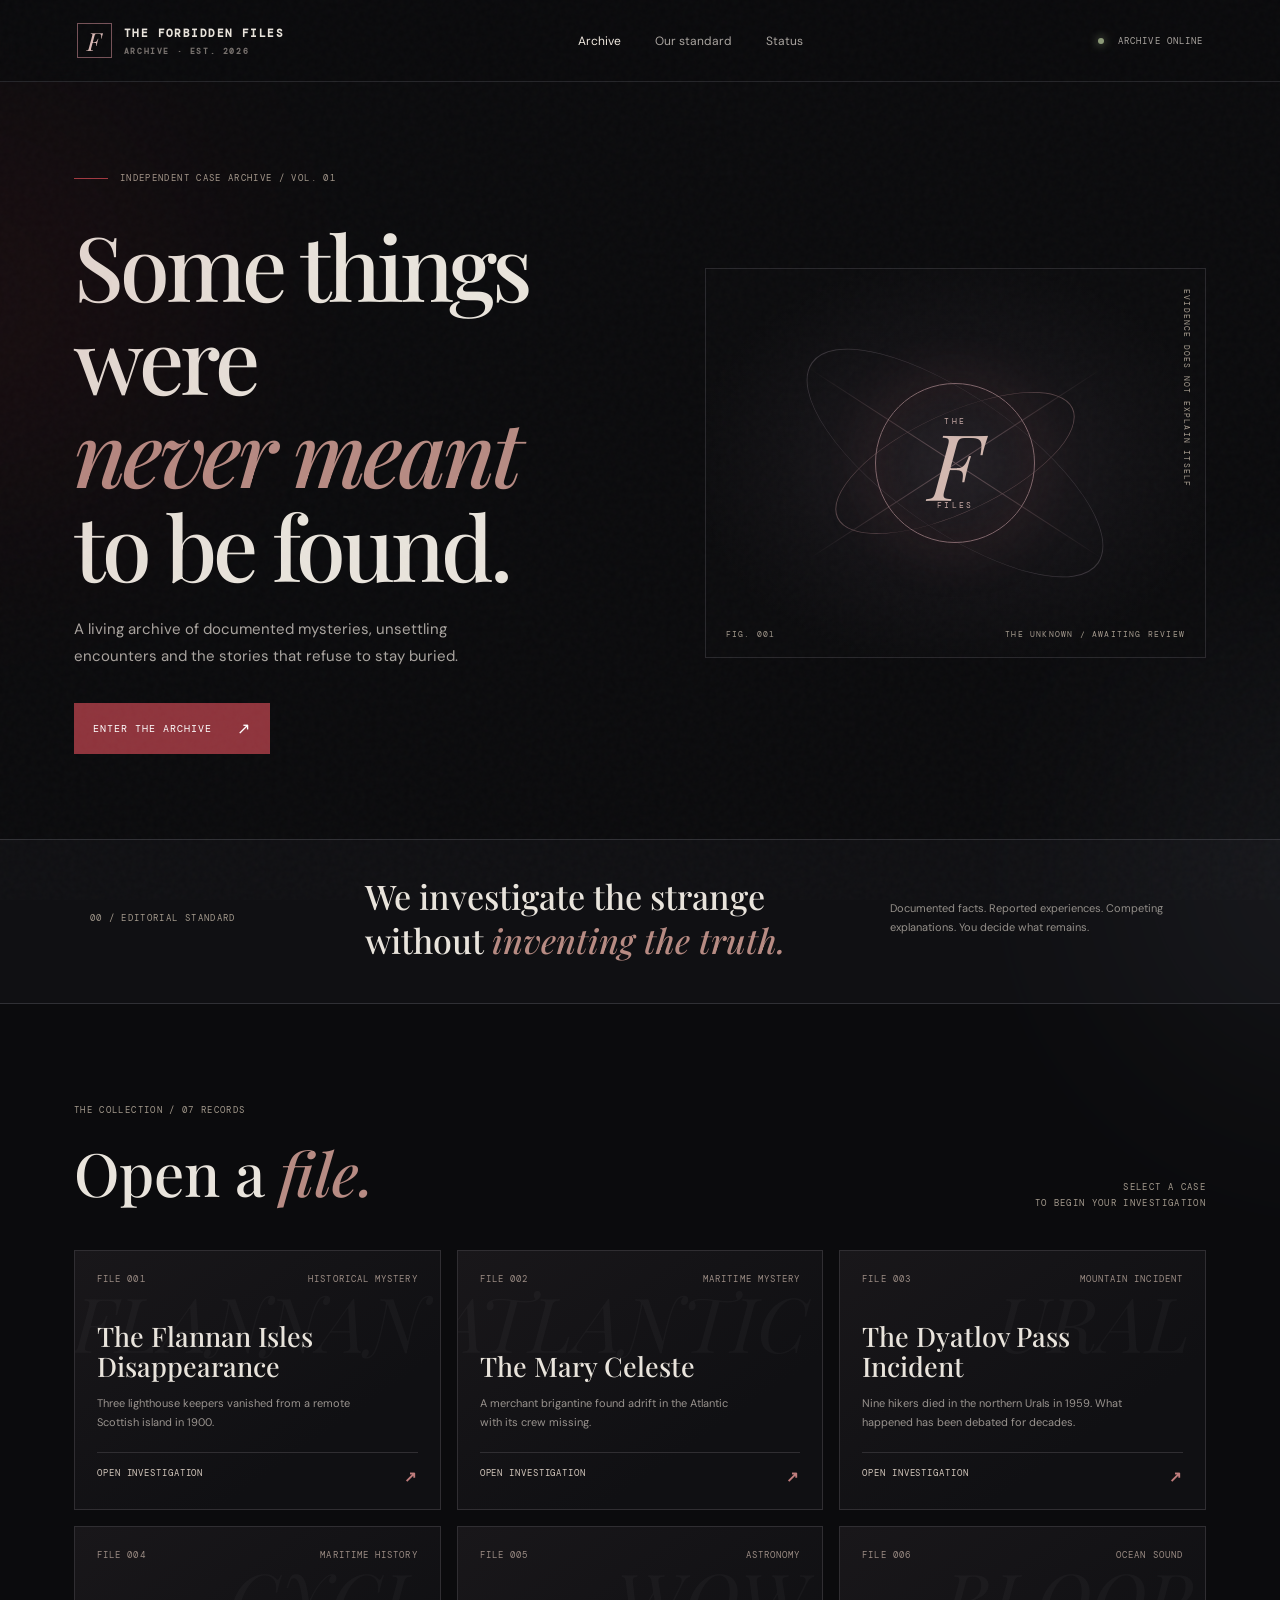
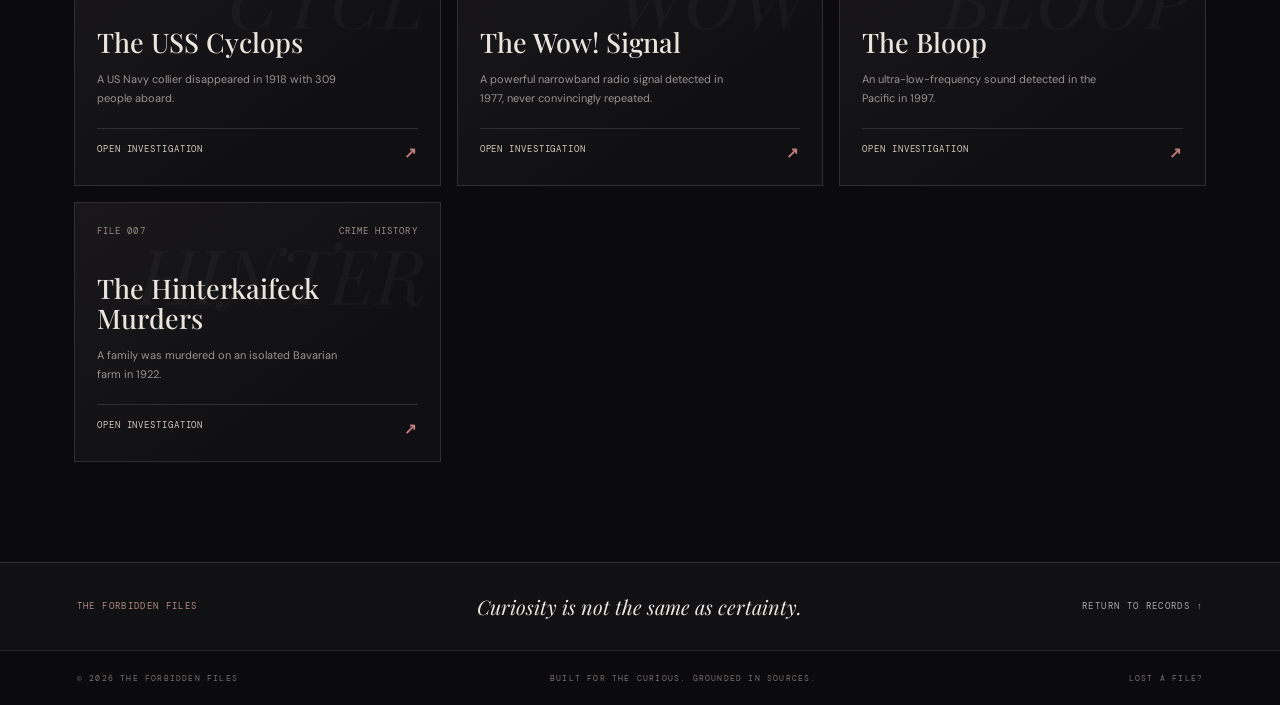
<file: index.html>
<!doctype html>
<html lang="en">
<head>
<meta charset="utf-8"><meta name="viewport" content="width=device-width,initial-scale=1">
<meta name="theme-color" content="#0b0b0d"><meta name="description" content="The Forbidden Files — documented mysteries, strange histories and unsettling true cases.">
<title>The Forbidden Files — Restricted Archive</title><link rel="stylesheet" href="style.css">
</head>
<body>
<div class="grain"></div><div class="ambient ambient-a"></div><div class="ambient ambient-b"></div>
<header class="topbar">
  <a class="brand" href="index.html"><span class="brand-mark">F</span><span>THE FORBIDDEN FILES<small>ARCHIVE · EST. 2026</small></span></a>
  <nav><a class="active" href="index.html">Archive</a><a href="#protocol">Our standard</a><a href="maintenance.html">Status</a></nav>
  <span class="access"><i></i> ARCHIVE ONLINE</span>
</header>
<main>
<section class="hero">
  <div class="hero-copy">
    <p class="eyebrow"><span class="line"></span> INDEPENDENT CASE ARCHIVE / VOL. 01</p>
    <h1>Some things were<br><em>never meant</em><br>to be found.</h1>
    <p class="hero-intro">A living archive of documented mysteries, unsettling encounters and the stories that refuse to stay buried.</p>
    <a class="button button-primary" href="#files">Enter the archive <span>↗</span></a>
  </div>
  <div class="hero-art">
    <div class="orbit orbit-one"></div><div class="orbit orbit-two"></div>
    <div class="hero-seal"><span>THE</span><strong>F</strong><span>FILES</span></div>
    <div class="hero-caption"><span>FIG. 001</span><span>THE UNKNOWN / AWAITING REVIEW</span></div>
    <div class="hero-vertical">EVIDENCE DOES NOT EXPLAIN ITSELF</div>
  </div>
</section>
<section class="manifesto" id="protocol"><div class="section-index">00 / EDITORIAL STANDARD</div><p>We investigate the strange without <em>inventing the truth.</em></p><span>Documented facts. Reported experiences. Competing explanations. You decide what remains.</span></section>
<section class="files-section" id="files">
  <div class="section-heading"><div><p class="eyebrow">THE COLLECTION / 07 RECORDS</p><h2>Open a <em>file.</em></h2></div><div class="section-note">SELECT A CASE<br>TO BEGIN YOUR INVESTIGATION</div></div>
  <div class="file-grid" id="fileGrid"></div>
</section>
<section class="closing-strip"><span>THE FORBIDDEN FILES</span><p>Curiosity is not the same as certainty.</p><a href="#files">RETURN TO RECORDS ↑</a></section>
</main>
<footer><span>© 2026 THE FORBIDDEN FILES</span><span>BUILT FOR THE CURIOUS. GROUNDED IN SOURCES.</span><a href="404.html">LOST A FILE?</a></footer>
<script src="maintenance.js"></script><script src="app.js"></script>
</body></html>
</file>
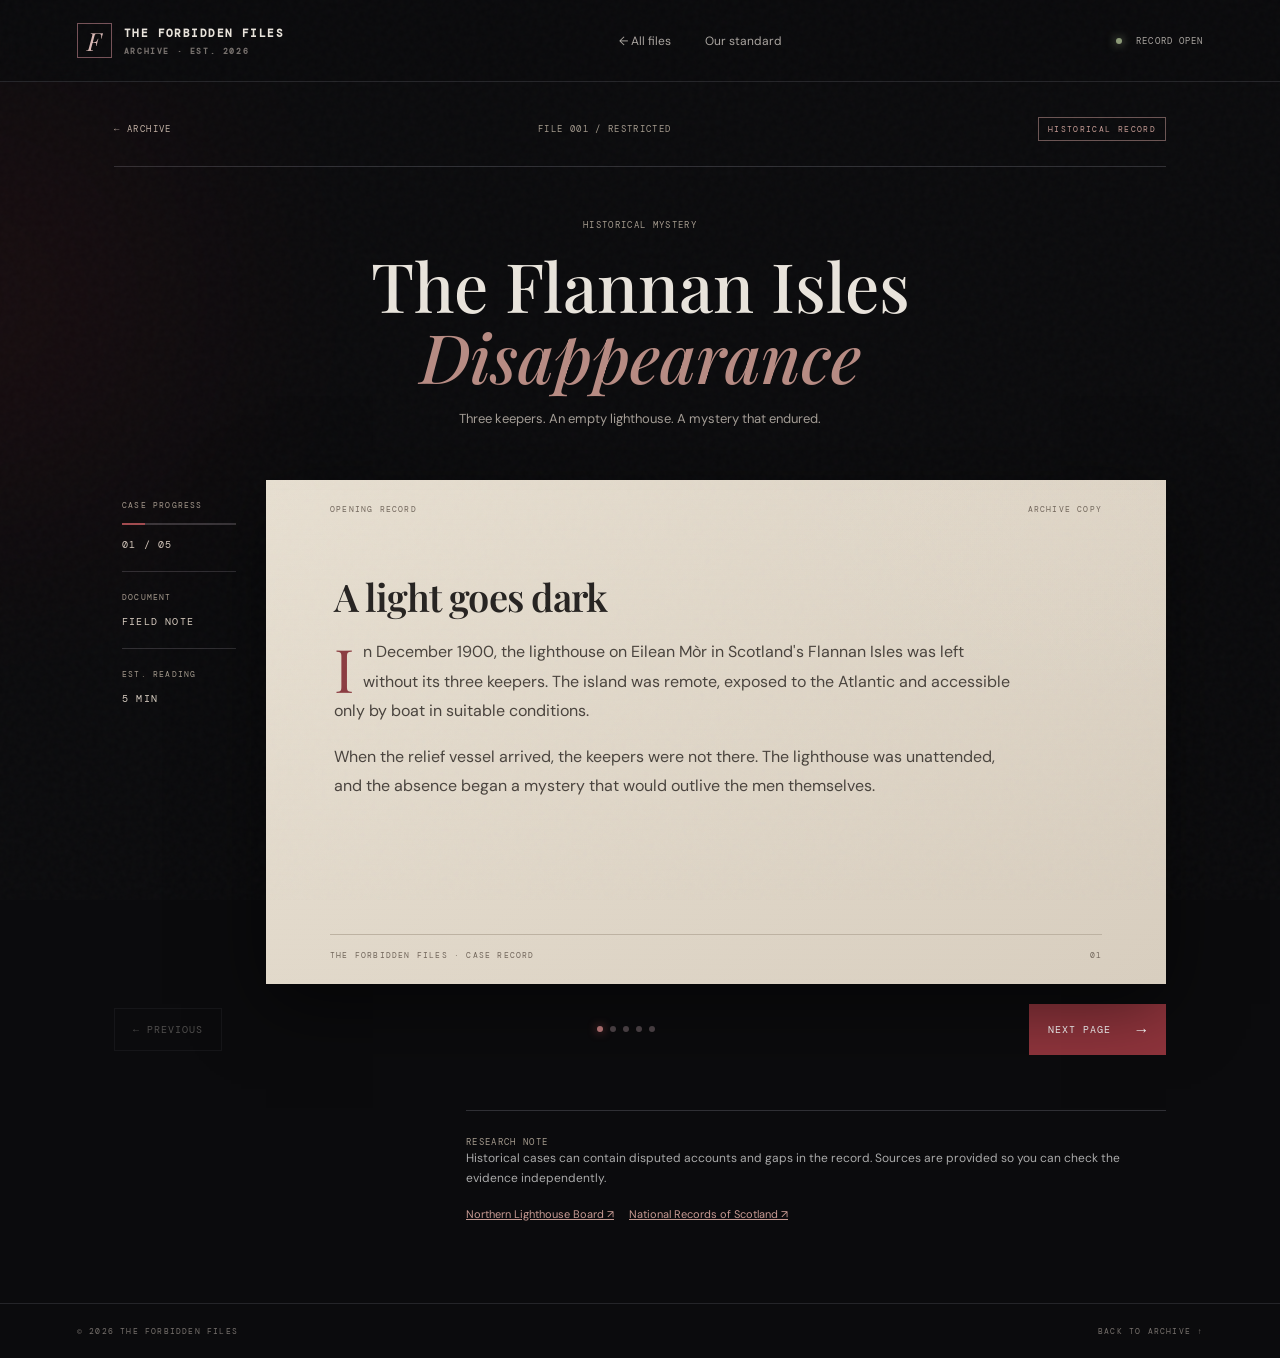
<file: case.html>
<!doctype html>
<html lang="en"><head><meta charset="utf-8"><meta name="viewport" content="width=device-width,initial-scale=1"><meta name="theme-color" content="#0b0b0d"><title>Case File — The Forbidden Files</title><link rel="stylesheet" href="style.css"></head>
<body class="case-body"><div class="grain"></div><div class="ambient ambient-a"></div>
<header class="topbar"><a class="brand" href="index.html"><span class="brand-mark">F</span><span>THE FORBIDDEN FILES<small>ARCHIVE · EST. 2026</small></span></a><nav><a href="index.html">← All files</a><a href="index.html#protocol">Our standard</a></nav><span class="access"><i></i> RECORD OPEN</span></header>
<main class="reader">
  <div class="reader-top"><a href="index.html" class="back-link">← ARCHIVE</a><span id="caseNumber">FILE 001 / RESTRICTED</span><span id="caseStatus" class="status-pill">UNDER REVIEW</span></div>
  <section class="reader-heading"><p class="eyebrow" id="caseCategory">HISTORICAL MYSTERY</p><h1 id="caseTitle">The Flannan Isles<br><em>Disappearance</em></h1><p id="caseDeck">Three keepers. An empty lighthouse. A mystery that endured.</p></section>
  <div class="reader-layout">
    <aside class="reader-rail"><span>CASE PROGRESS</span><div class="progress-track"><i id="progressFill"></i></div><strong id="pageCount">01 / 05</strong><div class="rail-rule"></div><span>DOCUMENT</span><b id="docType">FIELD NOTE</b><div class="rail-rule"></div><span>EST. READING</span><b id="readTime">4 MIN</b></aside>
    <article class="book-page" aria-live="polite">
      <div class="page-top"><span id="pageKicker">OPENING RECORD</span><span id="pageStamp">ARCHIVE COPY</span></div>
      <div id="pageContent" class="page-content"></div>
      <div class="page-bottom"><span>THE FORBIDDEN FILES <i>·</i> CASE RECORD</span><span id="pageNo">01</span></div>
    </article>
  </div>
  <div class="reader-controls"><button id="prevPage" class="button button-quiet" disabled>← Previous</button><div class="dots" id="pageDots"></div><button id="nextPage" class="button button-primary">Next page <span>→</span></button></div>
  <section class="source-panel"><span class="eyebrow">RESEARCH NOTE</span><p>Historical cases can contain disputed accounts and gaps in the record. Sources are provided so you can check the evidence independently.</p><div id="sourceLinks"></div></section>
</main>
<footer><span>© 2026 THE FORBIDDEN FILES</span><a href="index.html">BACK TO ARCHIVE ↑</a></footer>
<script src="maintenance.js"></script><script src="case.js"></script>
</body></html>
</file>
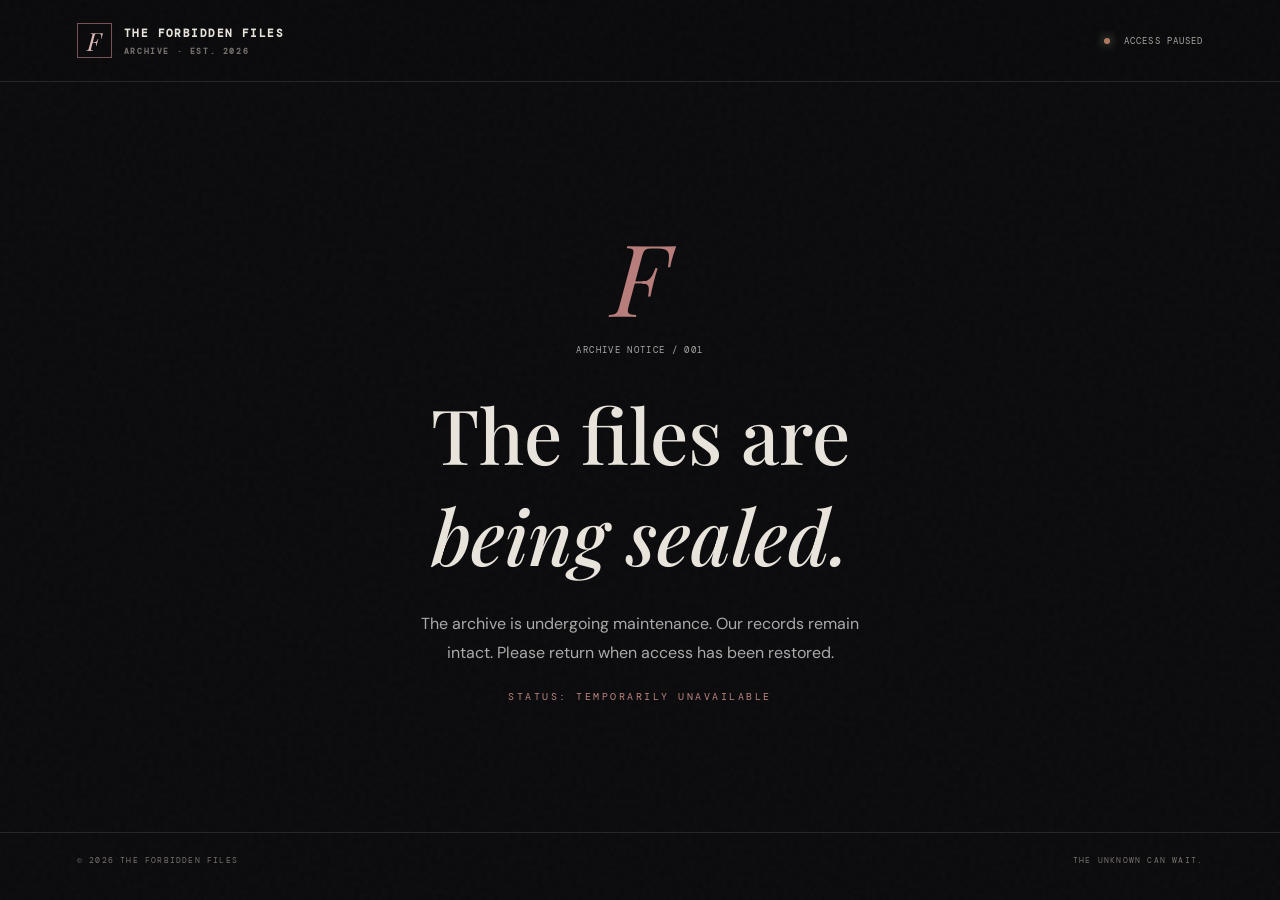
<file: maintenance.html>
<!doctype html><html lang="en"><head><meta charset="utf-8"><meta name="viewport" content="width=device-width,initial-scale=1"><meta name="theme-color" content="#0b0b0d"><title>Archive Temporarily Sealed</title><link rel="stylesheet" href="style.css"></head><body><div class="grain"></div><header class="topbar"><a class="brand" href="index.html"><span class="brand-mark">F</span><span>THE FORBIDDEN FILES<small>ARCHIVE · EST. 2026</small></span></a><span class="access"><i style="background:#b27a61"></i> ACCESS PAUSED</span></header><main class="maintenance-wrap"><div class="error-card"><div class="maintenance-mark">F</div><p class="eyebrow" style="justify-content:center">ARCHIVE NOTICE / 001</p><h1>The files are<br><em>being sealed.</em></h1><p>The archive is undergoing maintenance. Our records remain intact. Please return when access has been restored.</p><span class="error-code">STATUS: TEMPORARILY UNAVAILABLE</span></div></main><footer><span>© 2026 THE FORBIDDEN FILES</span><span>THE UNKNOWN CAN WAIT.</span></footer></body></html>
</file>
<file: style.css>
@import url('https://fonts.googleapis.com/css2?family=DM+Mono:wght@400;500&family=DM+Sans:wght@400;500;600;700&family=Playfair+Display:ital,wght@0,500;0,600;0,700;1,500;1,600&display=swap');
:root{--bg:#0b0b0d;--panel:#111114;--panel2:#17171b;--ink:#e9e4dc;--muted:#96918b;--red:#a33b42;--line:#303035;--gold:#b5a17d;--serif:'Playfair Display',Georgia,serif;--sans:'DM Sans',Arial,sans-serif;--mono:'DM Mono',monospace}
*{box-sizing:border-box}html{scroll-behavior:smooth}body{margin:0;background:var(--bg);color:var(--ink);font-family:var(--sans);min-height:100vh;overflow-x:hidden}a{color:inherit;text-decoration:none}.grain{position:fixed;inset:0;pointer-events:none;z-index:5;opacity:.12;background-image:url("data:image/svg+xml,%3Csvg viewBox='0 0 180 180' xmlns='http://www.w3.org/2000/svg'%3E%3Cfilter id='n'%3E%3CfeTurbulence type='fractalNoise' baseFrequency='.9' numOctaves='3' stitchTiles='stitch'/%3E%3C/filter%3E%3Crect width='100%25' height='100%25' filter='url(%23n)' opacity='.22'/%3E%3C/svg%3E")}.ambient{position:absolute;width:440px;height:440px;border-radius:50%;filter:blur(120px);opacity:.11;pointer-events:none}.ambient-a{background:#8b222d;top:80px;left:-250px}.ambient-b{background:#59606e;top:650px;right:-280px}
.topbar{height:82px;padding:0 clamp(20px,6vw,88px);display:flex;align-items:center;justify-content:space-between;border-bottom:1px solid #252529;position:relative;z-index:2;background:#0b0b0ddd;backdrop-filter:blur(14px)}.brand{display:flex;gap:12px;align-items:center;font:600 11px var(--mono);letter-spacing:.13em}.brand small{display:block;color:#77716d;font-size:8px;letter-spacing:.2em;margin-top:6px}.brand-mark{width:35px;height:35px;border:1px solid #765258;color:#d8b8b5;display:grid;place-items:center;font:italic 25px var(--serif)}nav{display:flex;gap:34px;color:#aaa5a0;font-size:12px}nav a:hover,nav .active{color:#f0e9df}.access{font:9px var(--mono);letter-spacing:.12em;color:#aaa5a0}.access i{display:inline-block;width:6px;height:6px;border-radius:50%;background:#8d9b78;margin-right:8px;box-shadow:0 0 10px #8d9b78}
.hero{max-width:1260px;margin:auto;min-height:590px;padding:90px 5vw 85px;display:grid;grid-template-columns:1.05fr .95fr;align-items:center;gap:6vw}.eyebrow,.section-index,.section-note,.hero-caption,.hero-vertical,.reader-top,.reader-rail,.page-top,.page-bottom,.source-panel .eyebrow,footer,.closing-strip>a,.closing-strip>span{font:9px var(--mono);letter-spacing:.15em;color:#a49a8d}.eyebrow{display:flex;align-items:center;gap:12px}.line{height:1px;width:34px;background:var(--red)}h1,h2,p{margin-top:0}.hero h1{font:500 clamp(52px,7vw,92px)/1.04 var(--serif);letter-spacing:-.045em;margin:34px 0 25px}.hero h1 em,.section-heading h2 em,.reader-heading h1 em{color:#b78b83;font-weight:500}.hero-intro{max-width:410px;color:#aaa5a0;font-size:15px;line-height:1.85;margin-bottom:32px}.button{display:inline-flex;align-items:center;justify-content:center;gap:25px;padding:14px 18px;border:1px solid var(--line);font:10px var(--mono);letter-spacing:.1em;text-transform:uppercase;cursor:pointer;transition:.25s ease;background:transparent;color:var(--ink)}.button span{font-size:16px}.button-primary{background:#8f343c;border-color:#8f343c;color:#fff}.button-primary:hover{background:#aa4650;transform:translateY(-2px)}.button-quiet:hover{border-color:#8b5559;color:#fff}.hero-art{height:390px;position:relative;display:grid;place-items:center;border:1px solid #29282c;background:radial-gradient(ellipse at center,#242025 0,#121114 48%,#0c0c0e 75%);overflow:hidden}.hero-art:before,.hero-art:after{content:"";position:absolute;width:70%;height:1px;background:linear-gradient(90deg,transparent,#635055,transparent);transform:rotate(-33deg)}.hero-art:after{transform:rotate(33deg)}.orbit{position:absolute;border:1px solid #59464a;border-radius:50%;width:260px;height:260px;transform:rotate(-25deg) scaleY(.38)}.orbit-two{width:350px;height:350px;border-color:#39343a;transform:rotate(35deg) scaleY(.38)}.hero-seal{width:160px;height:160px;border:1px solid #80656a;border-radius:50%;display:flex;align-items:center;justify-content:center;flex-direction:column;color:#c8aaa6;box-shadow:0 0 65px #7d313322,inset 0 0 35px #7d313322;z-index:1}.hero-seal strong{font:italic 92px/.8 var(--serif);color:#d2b8b0}.hero-seal span{font:8px var(--mono);letter-spacing:.3em}.hero-caption{position:absolute;bottom:18px;left:20px;right:20px;display:flex;justify-content:space-between;font-size:8px}.hero-vertical{position:absolute;right:13px;top:20px;writing-mode:vertical-rl;font-size:8px}
.manifesto{border-top:1px solid var(--line);border-bottom:1px solid var(--line);padding:34px 7vw 40px;display:grid;grid-template-columns:1fr 2fr 1.2fr;gap:25px;align-items:center;background:#101013}.manifesto p{font:500 clamp(21px,3vw,34px)/1.3 var(--serif);margin:0}.manifesto p em{color:#b78b83}.manifesto>span{font-size:11px;line-height:1.8;color:#96918b;max-width:280px}
.files-section{max-width:1260px;margin:auto;padding:100px 5vw}.section-heading{display:flex;align-items:end;justify-content:space-between;margin-bottom:38px}.section-heading h2{font:500 clamp(40px,5vw,60px) var(--serif);margin:16px 0 0}.section-note{text-align:right;line-height:1.8}.file-grid{display:grid;grid-template-columns:repeat(3,1fr);gap:16px}.file-card{min-height:260px;border:1px solid #302e32;background:linear-gradient(145deg,#19171a,#101013 70%);padding:22px;display:flex;flex-direction:column;position:relative;overflow:hidden;transition:.3s}.file-card:hover{border-color:#80565b;transform:translateY(-4px);background:linear-gradient(145deg,#211a1e,#121114 70%)}.file-card:after{content:attr(data-mark);position:absolute;right:14px;top:20px;font:italic 76px var(--serif);color:#ffffff08}.file-meta{display:flex;justify-content:space-between;color:#9b8c84;font:9px var(--mono);letter-spacing:.12em}.file-card h3{font:500 27px/1.14 var(--serif);margin:auto 0 12px;max-width:270px}.file-card p{font-size:11px;line-height:1.7;color:#99938e;max-width:260px;margin:0 0 20px}.file-open{border-top:1px solid #302e32;padding-top:14px;display:flex;justify-content:space-between;color:#d3c7bc;font:9px var(--mono);letter-spacing:.1em}.file-open b{color:#c07d7d;font-size:15px}.closing-strip{padding:30px 6vw;border-top:1px solid var(--line);display:flex;align-items:center;justify-content:space-between;background:#111114}.closing-strip>span{color:#b18b83}.closing-strip p{font:italic 20px var(--serif);margin:0}.closing-strip>a{color:#aaa}footer{border-top:1px solid #252529;padding:22px 6vw;display:flex;justify-content:space-between;font-size:8px;color:#77716d}
.reader{max-width:1100px;margin:auto;padding:35px 24px 80px}.reader-top{display:flex;align-items:center;justify-content:space-between;padding-bottom:25px;border-bottom:1px solid var(--line)}.back-link{color:#c3b5a9}.status-pill{border:1px solid #6c5554;color:#c69b94;padding:6px 9px;font-size:8px}.reader-heading{text-align:center;padding:52px 10px 40px}.reader-heading .eyebrow{justify-content:center}.reader-heading h1{font:500 clamp(38px,6vw,68px)/1.05 var(--serif);margin:18px 0}.reader-heading>p:last-child{color:#a49d96;font-size:13px}.reader-layout{display:grid;grid-template-columns:130px minmax(0,1fr);gap:22px;align-items:stretch}.reader-rail{padding:20px 8px;display:flex;flex-direction:column;gap:13px;font-size:8px}.reader-rail strong,.reader-rail b{color:#d7ccc0;font-weight:400;font-size:10px}.progress-track{height:2px;background:#39363a}.progress-track i{display:block;height:100%;width:20%;background:#a34b50;transition:width .3s}.rail-rule{height:1px;background:#302e32;margin:7px 0}.book-page{background:radial-gradient(ellipse at 90% 10%,#fff5e908,transparent 35%),linear-gradient(135deg,#e7dfd1,#d8cebf);color:#252322;min-height:420px;height:min(56vh,540px);display:flex;flex-direction:column;padding:24px clamp(22px,5vw,65px);box-shadow:0 20px 70px #0008;position:relative;overflow:hidden}.book-page:before{content:"";position:absolute;inset:0;opacity:.12;pointer-events:none;background:repeating-linear-gradient(0deg,transparent 0 4px,#7e71621a 5px)}.page-top,.page-bottom{position:relative;z-index:1;color:#71665b;display:flex;justify-content:space-between;font-size:8px}.page-content{position:relative;z-index:1;margin:auto 0;max-height:calc(100% - 55px);overflow:auto;scrollbar-width:thin;scrollbar-color:#a69a88 transparent;padding:8px 4px}.page-content h2{font:600 clamp(25px,3vw,38px)/1.13 var(--serif);letter-spacing:-.025em;margin:0 0 18px;color:#262321}.page-content p{font:400 clamp(13px,1.4vw,16px)/1.85 var(--sans);color:#49433d;max-width:680px}.page-content .dropcap:first-letter{float:left;font:60px/.8 var(--serif);padding:7px 9px 0 0;color:#8b3b40}.page-content blockquote{font:italic 21px/1.5 var(--serif);color:#773d3e;border-left:2px solid #a65a59;padding:4px 0 4px 18px;margin:20px 0}.page-content .evidence{border:1px solid #b8ad9d;padding:14px 16px;margin:18px 0;background:#d1c6b5}.page-content .evidence small{font:9px var(--mono);letter-spacing:.12em;color:#80514c}.page-content .evidence p{font-size:12px;margin:8px 0 0}.page-bottom{margin-top:auto;padding-top:15px;border-top:1px solid #bdb2a2}.reader-controls{display:flex;align-items:center;justify-content:space-between;margin:20px 0 55px}.reader-controls button:disabled{opacity:.3;cursor:not-allowed}.dots{display:flex;gap:7px}.dots button{width:6px;height:6px;border:0;border-radius:50%;background:#50464a;padding:0}.dots button.active{background:#c07b7c;box-shadow:0 0 10px #a44b50}.source-panel{border-top:1px solid var(--line);padding-top:25px;max-width:700px;margin-left:auto}.source-panel p{font-size:12px;color:#aaa;line-height:1.7}.source-panel a{display:inline-block;color:#c89b94;text-decoration:underline;font-size:11px;margin:6px 15px 0 0}
.error-wrap,.maintenance-wrap{min-height:calc(100vh - 150px);display:grid;place-items:center;text-align:center;padding:30px}.error-card{max-width:620px}.error-code{font:10px var(--mono);letter-spacing:.25em;color:#bd8580}.error-card h1{font:500 clamp(48px,9vw,88px)/1 var(--serif);margin:25px 0}.error-card p{color:#aaa;line-height:1.8}.maintenance-wrap h1{font:500 clamp(44px,8vw,76px) var(--serif)}.maintenance-wrap p{color:#aaa;line-height:1.8;max-width:480px}.maintenance-mark{font:italic 100px var(--serif);color:#b87d7b}
@media(max-width:800px){.hero{grid-template-columns:1fr;padding-top:65px;gap:45px}.hero-art{height:300px}.manifesto{grid-template-columns:1fr;gap:15px}.manifesto>span{max-width:500px}.file-grid{grid-template-columns:repeat(2,1fr)}.reader-layout{grid-template-columns:1fr}.reader-rail{display:grid;grid-template-columns:auto 1fr auto;align-items:center;padding:0 0 12px}.reader-rail .rail-rule,.reader-rail span:nth-of-type(n+2),.reader-rail b{display:none}.reader-rail .progress-track{grid-column:2}.book-page{height: min(58vh,530px);min-height:390px}.reader-controls{margin-bottom:40px}}
@media(max-width:540px){.topbar{height:70px;padding:0 17px}.brand{font-size:9px}.brand-mark{width:30px;height:30px}.topbar nav{display:none}.access{font-size:7px}.hero{padding:60px 22px 55px;min-height:0}.hero h1{font-size:58px}.hero-art{height:270px}.manifesto{padding:28px 22px}.files-section{padding:65px 18px}.section-heading{align-items:start}.section-note{font-size:7px}.file-grid{grid-template-columns:1fr;gap:11px}.file-card{min-height:220px}.closing-strip{padding:25px 20px;gap:12px;flex-wrap:wrap}.closing-strip p{font-size:17px}footer{padding:20px;gap:12px;flex-wrap:wrap;font-size:7px}.reader{padding:22px 14px 55px}.reader-top{font-size:7px}.reader-heading{padding:40px 4px 25px}.reader-heading h1{font-size:43px}.reader-layout{gap:12px}.book-page{height: min(61vh,540px);min-height:380px;padding:19px 19px}.page-content h2{font-size:27px}.page-content p{font-size:13px;line-height:1.72}.page-content blockquote{font-size:18px}.reader-controls .button{padding:12px 10px;gap:9px;font-size:8px}.dots{gap:5px}.dots button{width:5px;height:5px}.source-panel{margin:0 5px}}
@media(prefers-reduced-motion:reduce){*,*:before,*:after{scroll-behavior:auto!important;transition:none!important;animation:none!important}}
</file>
